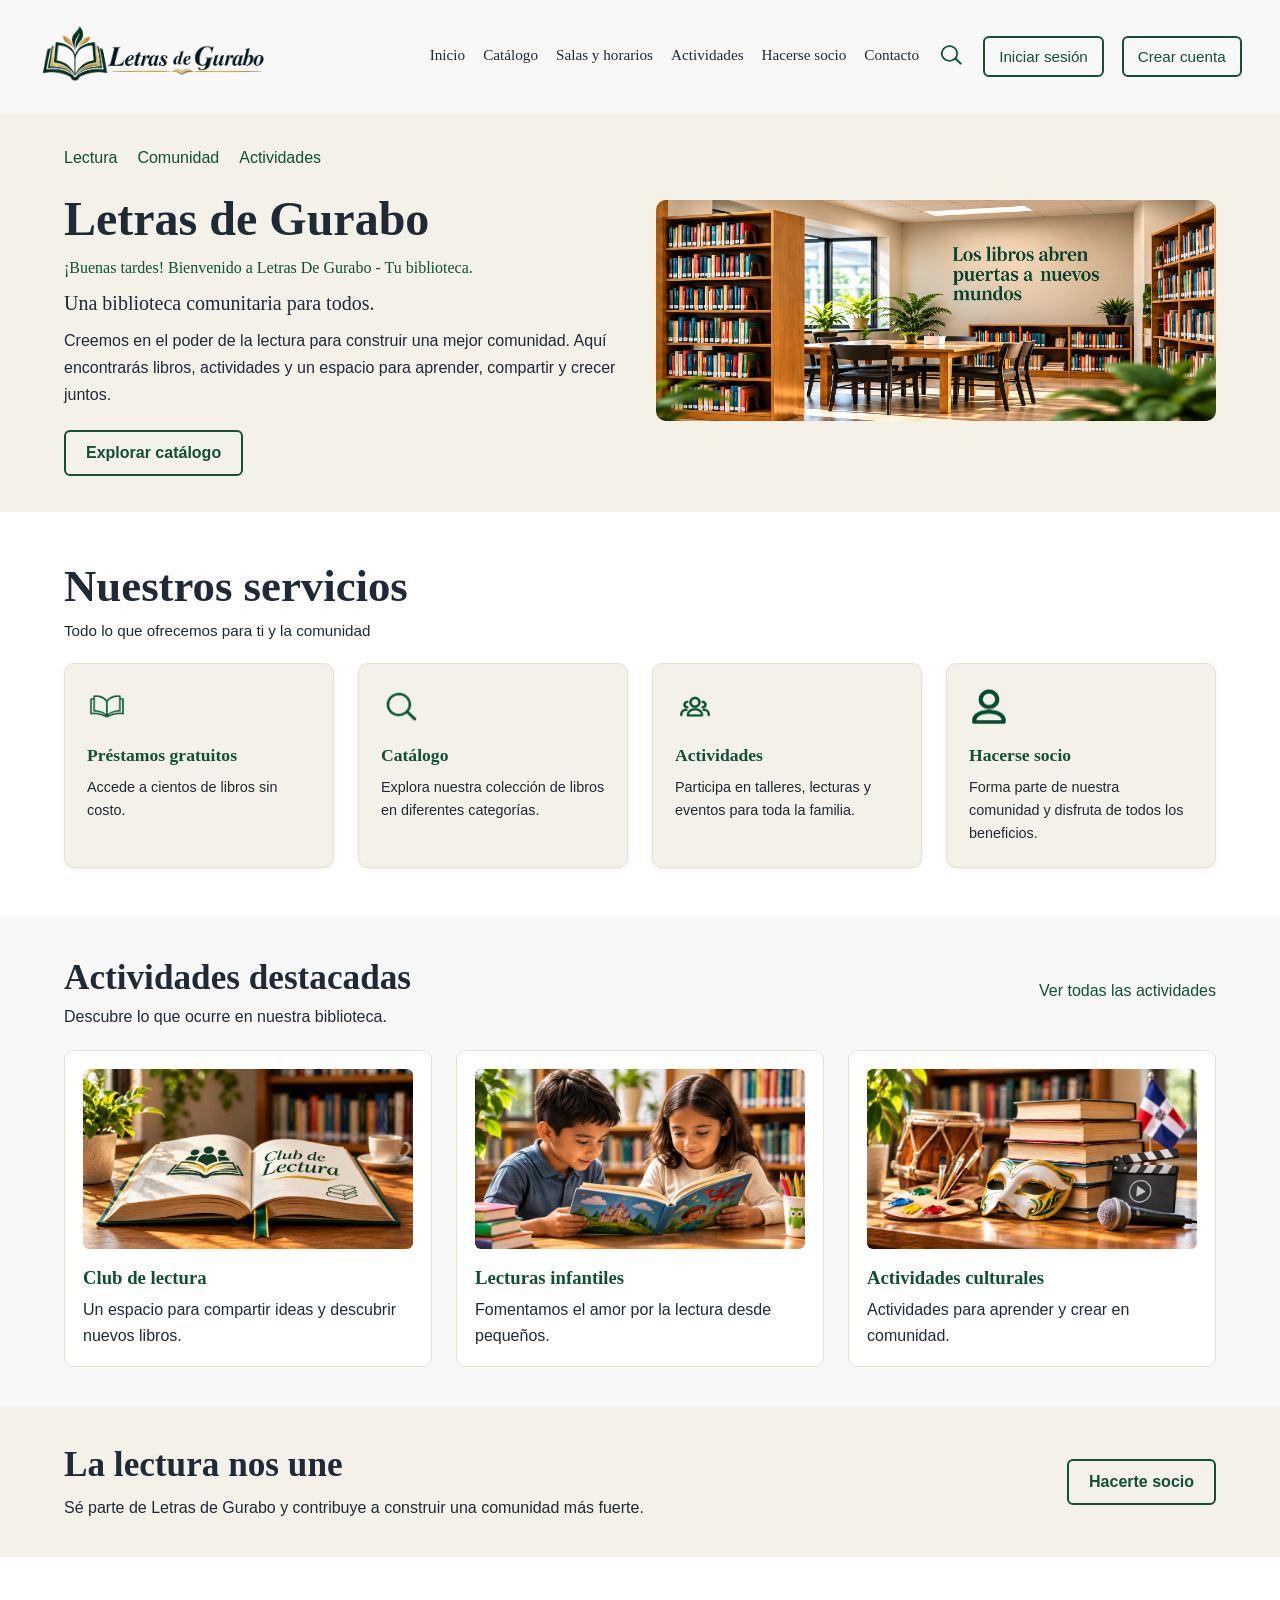
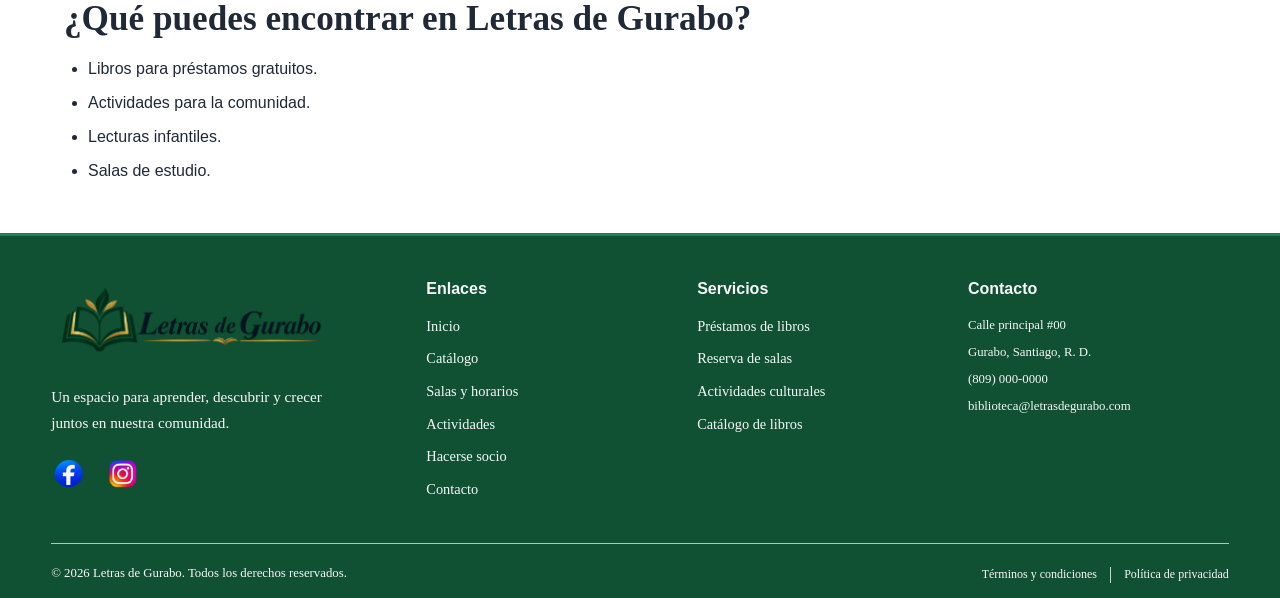
<file: paginas/index.html>
<!doctype html>
<html lang="es">
<head>
    <meta charset="UTF-8">
    <meta name="viewport" content="width=device-width, initial-scale=1.0">

    <title>Letras de Gurabo | Biblioteca comunitaria</title>

    <link rel="stylesheet" href="../assets/css/inicio.css">
</head>

<body>
    <!-- Encabezado principal -->
    <header class="encabezado-principal">
        <a href="./index.html" class="logo-principal">
            <img
                src="../assets/img/Letras de Gurabo_ Biblioteca Comunitaria.png"
                alt="Logo de Letras de Gurabo"
            >
        </a>

        <nav class="navegacion-principal">
            <ul>
                <li><a href="./index.html">Inicio</a></li>
                <li><a href="./catalogo/catalogo.html">Catálogo</a></li>
                <li><a href="./salas_horarios/salas_horarios.html">Salas y horarios</a></li>
                <li><a href="./actividades/actividades.html">Actividades</a></li>
                <li><a href="./hacerse_socio/hacerse_socio.html">Hacerse socio</a></li>
                <li><a href="./contacto/contacto.html">Contacto</a></li>
                <li>
                    <a href="#" class="enlace-busqueda" >
                        <img
                            class="busqueda"
                            src="../assets/img/Ícono de lupa verde sobre transparente.png"
                            alt=""
                        >
                    </a>
                </li>
                <li><a class="inicio-sesion" href="#">Iniciar sesión</a></li>
                <li><a class="crear-cuenta" href="#">Crear cuenta</a></li>
            </ul>
        </nav>
    </header>

    <main>
        <!-- Presentación principal -->
        <section class="seccion-principal">
            <div class="presentacion">
                <ul class="enlaces-presentacion">
                    <li><a href="#">Lectura</a></li>
                    <li><a href="#">Comunidad</a></li>
                    <li><a href="#actividades">Actividades</a></li>
                </ul>

                <h1 class="titulo-principal">Letras de Gurabo</h1>
                <p id="saludo"></p>
                <p class="subtitulo-principal">
                    Una biblioteca comunitaria para todos.
                </p>

                <p class="descripcion-principal">
                    Creemos en el poder de la lectura para construir una mejor
                    comunidad. Aquí encontrarás libros, actividades y un espacio
                    para aprender, compartir y crecer juntos.
                </p>

                <a href="./paginas/catalogo/catalogo.html" class="button">
                    Explorar catálogo
                </a>
            </div>

            <div class="imagen-principal">
                <img
                    src="../assets/img/Biblioteca moderna con mundos nuevos.png"
                    alt="Interior de una biblioteca moderna"
                >
            </div>
        </section>

        <!-- Servicios -->
        <section class="servicios">
            <header class="encabezado-servicios">
                <h2 class="titulo-servicio">Nuestros servicios</h2>
                <p>Todo lo que ofrecemos para ti y la comunidad</p>
            </header>

            <div class="organizar-servicios">
                <article class="tarjeta-servicio">
                    <img src="../assets/img/Ícono de libro abierto verde.png" alt="">
                    <h3>Préstamos gratuitos</h3>
                    <p>Accede a cientos de libros sin costo.</p>
                </article>

                <article class="tarjeta-servicio">
                    <img src="../assets/img/Ícono de lupa verde sobre transparente.png" alt="">
                    <h3>Catálogo</h3>
                    <p>Explora nuestra colección de libros en diferentes categorías.</p>
                </article>

                <article class="tarjeta-servicio">
                    <img src="../assets/img/Ícono minimalista de grupo de personas.png" alt="">
                    <h3>Actividades</h3>
                    <p>Participa en talleres, lecturas y eventos para toda la familia.</p>
                </article>

                <article class="tarjeta-servicio">
                    <img src="../assets/img/Ícono de perfil en verde oscuro.png" alt="">
                    <h3>Hacerse socio</h3>
                    <p>Forma parte de nuestra comunidad y disfruta de todos los beneficios.</p>
                </article>
            </div>
        </section>

        <!-- Actividades destacadas -->
        <section class="actividades" id="actividades">
            <header class="encabezado-actividades">
                <div>
                    <h2>Actividades destacadas</h2>
                    <p>Descubre lo que ocurre en nuestra biblioteca.</p>
                </div>
                <a href="./paginas/actividades/actividades.html">
                    Ver todas las actividades
                </a>
            </header>

            <div class="lista-actividades">
                <article class="tarjeta-actividad">
                    <img src="../assets/img/Club de Lectura Acogedor.png" alt="">
                    <h3>Club de lectura</h3>
                    <p>Un espacio para compartir ideas y descubrir nuevos libros.</p>
                </article>

                <article class="tarjeta-actividad">
                    <img src="../assets/img/Lecturas infantiles en la biblioteca.png" alt="">
                    <h3>Lecturas infantiles</h3>
                    <p>Fomentamos el amor por la lectura desde pequeños.</p>
                </article>

                <article class="tarjeta-actividad">
                    <img src="../assets/img/Actividades culturales dominicanas.png" alt="">
                    <h3>Actividades culturales</h3>
                    <p>Actividades para aprender y crear en comunidad.</p>
                </article>
            </div>
        </section>

        <!-- Invitación a participar -->
        <section class="invitacion-socio">
            <div>
                <h2>La lectura nos une</h2>
                <p>
                    Sé parte de Letras de Gurabo y contribuye a construir
                    una comunidad más fuerte.
                </p>
            </div>
            <a href="./paginas/hacerse_socio/hacerse_socio.html" class="button">
                Hacerte socio
            </a>
        </section>

        <!-- Información adicional -->
        <aside class="informacion-adicional">
            <h2>¿Qué puedes encontrar en Letras de Gurabo?</h2>

            <ul>
                <li>Libros para préstamos gratuitos.</li>
                <li>Actividades para la comunidad.</li>
                <li>Lecturas infantiles.</li>
                <li>Salas de estudio.</li>
            </ul>
        </aside>
    </main>

    <!-- Footer -->
    <footer class="footer">
        <div class="footer-contenido">
            <div class="footer-identidad">
                <a href="./index.html" class="footer-logo">
                    <img
                        src="../assets/img/Letras de Gurabo_ Biblioteca Comunitaria.png"
                        alt="Letras de Gurabo"
                    >
                </a>

                <p class="footer-descripcion">
                    Un espacio para aprender, descubrir y crecer juntos
                    en nuestra comunidad.
                </p>

                <div class="iconos-redes-sociales">
                    <a href="#">
                        <img src="../assets/img/Ícono de Facebook con Degradado Azul.png" alt="">
                    </a>
                    <a href="#">
                        <img src="../assets/img/Ícono de Instagram en degradado vibrante.png" alt="">
                    </a>
                </div>
            </div>

            <nav class="footer-columna">
                <h3>Enlaces</h3>
                <ul>
                    <li><a href="./index.html">Inicio</a></li>
                    <li><a href="./paginas/catalogo/catalogo.html">Catálogo</a></li>
                    <li><a href="./paginas/salas_horarios/salas_horarios.html">Salas y horarios</a></li>
                    <li><a href="./paginas/actividades/actividades.html">Actividades</a></li>
                    <li><a href="./paginas/hacerse_socio/hacerse_socio.html">Hacerse socio</a></li>
                    <li><a href="./paginas/contacto/contacto.html">Contacto</a></li>
                </ul>
            </nav>

            <div class="footer-columna">
                <h3>Servicios</h3>
                <ul>
                    <li><a href="./paginas/catalogo/catalogo.html">Préstamos de libros</a></li>
                    <li><a href="./paginas/salas_horarios/salas_horarios.html">Reserva de salas</a></li>
                    <li><a href="./paginas/actividades/actividades.html">Actividades culturales</a></li>
                    <li><a href="./paginas/catalogo/catalogo.html">Catálogo de libros</a></li>
                </ul>
            </div>

            <div class="footer-columna footer-contacto">
                <h3>Contacto</h3>
                <address>
                    <p>Calle principal #00</p>
                    <p>Gurabo, Santiago, R. D.</p>
                    <a href="tel:+18090000000">(809) 000-0000</a>
                    <a href="mailto:biblioteca@letrasdegurabo.com">
                        biblioteca@letrasdegurabo.com
                    </a>
                </address>
            </div>
        </div>

        <div class="footer-inferior">
            <p>© 2026 Letras de Gurabo. Todos los derechos reservados.</p>
            <div class="footer-legal">
                <a href="#">Términos y condiciones</a>
                <span>|</span>
                <a href="#">Política de privacidad</a>
            </div>
        </div>
    </footer>

    <noscript>
        <p class="aviso-noscript">
            JavaScript está desactivado. El saludo personalizado y algunas
            funciones interactivas podrían no funcionar. Puedes seguir
            consultando el contenido disponible de Letras de Gurabo.
            Activa JavaScript para disfrutar de todas las funcionalidades.
        </p>
    </noscript>

    <script src="../assets/js/main.js"></script>
</body>
</html>
</file>
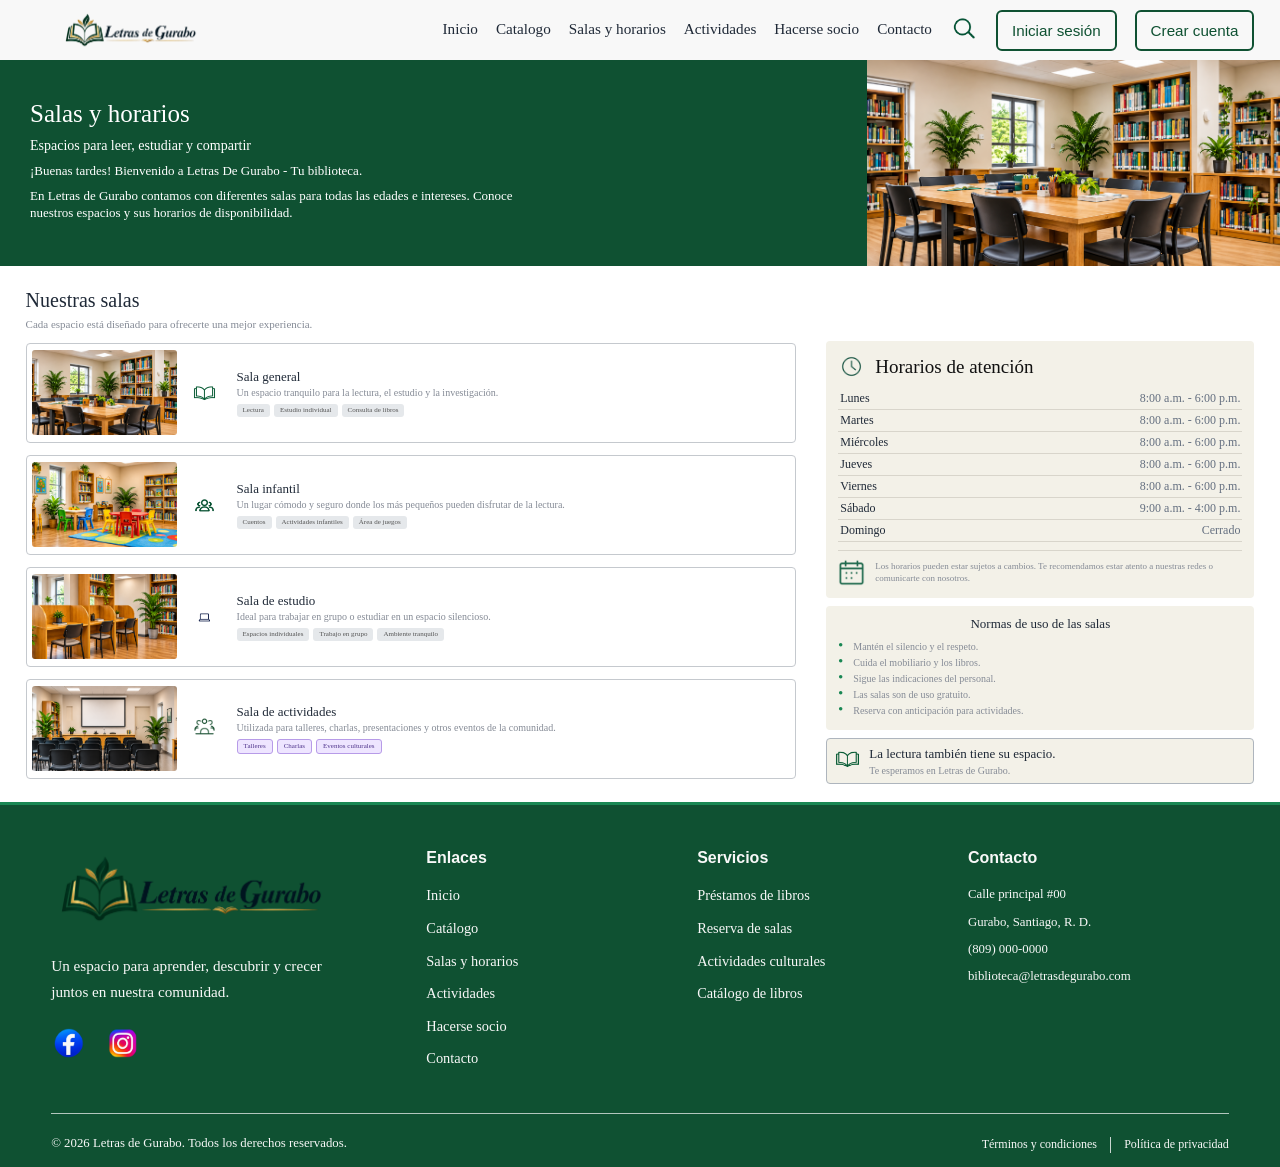
<file: paginas/salas_horarios/salas_horarios.html>
<!doctype html>
<html lang="es">
  <head>
    <meta charset="UTF-8" />
    <meta name="viewport" content="width=device-width, initial-scale=1.0" />

    <title>Salas y Horarios | Letras de Gurabo</title>

    <link rel="stylesheet" href="../../assets/css/salas_horarios.css" />
  </head>

  <body>
    <!-- ENCABEZADO -->
    <header class="encabezado-principal">
      <a href="../index.html" class="logo-principal">
        <img
          src="../../assets/img/Letras de Gurabo_ Biblioteca Comunitaria.png"
          alt="Logo de Letras de Gurabo"
        />
      </a>

      <nav class="navegacion-principal" aria-label="Navegación principal">
        <ul>
          <li><a href="../index.html">Inicio</a></li>
          <li><a href="../catalogo/catalogo.html">Catalogo</a></li>

          <li>
            <a href="../salas_horarios/salas_horarios.html" class="activo">
              Salas y horarios
            </a>
          </li>

          <li><a href="../actividades/actividades.html">Actividades</a></li>
          <li>
            <a href="../hacerse_socio/hacerse_socio.html">Hacerse socio</a>
          </li>
          <li><a href="../contacto/contacto.html">Contacto</a></li>

          <li>
            <a href="#" class="enlace-busqueda">
              <img
                class="busqueda"
                src="../../assets/img/Ícono de lupa verde sobre transparente.png"
                alt=""
              />
            </a>
          </li>

          <li>
            <a class="inicio-sesion" href="#"> Iniciar sesión </a>
          </li>

          <li>
            <a class="crear-cuenta" href="#"> Crear cuenta </a>
          </li>
        </ul>
      </nav>
    </header>

    <!-- CONTENIDO PRINCIPAL -->
    <main class="main">
      <!-- BANNER DE PRESENTACIÓN -->
      <section class="seccion-principal">
        <div class="contenido-principal">
          <h1>Salas y horarios</h1>

          <p class="subtitulo-principal">
            Espacios para leer, estudiar y compartir
          </p>

          <p id="saludo"></p>

          <p>
            En Letras de Gurabo contamos con diferentes salas para todas las
            edades e intereses. Conoce nuestros espacios y sus horarios de
            disponibilidad.
          </p>
        </div>

        <div class="imagen-principal">
          <img
            src="../../assets/img/Biblioteca moderna con mesa de estudio.png" alt="Interior de la biblioteca">
        </div>
      </section>

      <!-- CONTENIDO: SALAS Y HORARIOS -->
      <div class="contenido-layout">
        <!-- SECCIÓN DE SALAS -->
        <section class="seccion-salas">
          <div class="encabezado-salas">
            <h2>Nuestras salas</h2>

            <p class="descripcion-sala">
              Cada espacio está diseñado para ofrecerte una mejor experiencia.
            </p>
          </div>

          <!-- CONTENEDOR DE TARJETAS -->
          <div class="contenedor-salas">
            <!-- SALA GENERAL -->
            <article class="tarjeta-sala">
              <img class="imagen-sala" src="../../assets/img/Biblioteca moderna con mesa de estudio.png" alt="Sala general de la biblioteca">

              <div class="enlace-sala">
                <img src="../../assets/img/Ícono de libro abierto verde.png" alt="">
              </div>

              <div class="contenido-sala">
                <h3>Sala general</h3>

                <p>
                  Un espacio tranquilo para la lectura, el estudio y la
                  investigación.
                </p>

                <ul class="etiquetas-sala">
                  <li>Lectura</li>
                  <li>Estudio individual</li>
                  <li>Consulta de libros</li>
                </ul>
              </div>
            </article>

            <!-- SALA INFANTIL -->
            <article class="tarjeta-sala">
              <img class="imagen-sala" src="../../assets/img/Biblioteca infantil llena de colores.png" alt="Sala infantil">

              <div class="enlace-sala">
                <img src="../../assets/img/Ícono minimalista de grupo de personas.png" alt="">
              </div>

              <div class="contenido-sala">
                <h3>Sala infantil</h3>

                <p>
                  Un lugar cómodo y seguro donde los más pequeños pueden
                  disfrutar de la lectura.
                </p>

                <ul class="etiquetas-sala">
                  <li>Cuentos</li>
                  <li>Actividades infantiles</li>
                  <li>Área de juegos</li>
                </ul>
              </div>
            </article>

            <!-- SALA DE ESTUDIO -->
            <article class="tarjeta-sala">
              <img class="imagen-sala" src="../../assets/img/Biblioteca moderna entre madera y plantas.png" alt="Sala de estudio">

              <div class="enlace-sala">
                <img src="../../assets/img/Ícono minimalista de laptop azul marino.png" alt="">
              </div>

              <div class="contenido-sala">
                <h3>Sala de estudio</h3>

                <p>
                  Ideal para trabajar en grupo o estudiar en un espacio
                  silencioso.
                </p>

                <ul class="etiquetas-sala">
                  <li>Espacios individuales</li>
                  <li>Trabajo en grupo</li>
                  <li>Ambiente tranquilo</li>
                </ul>
              </div>
            </article>

            <!-- SALA DE ACTIVIDADES -->
            <article class="tarjeta-sala">
              <img class="imagen-sala" src="../../assets/img/Sala de Lectura y Presentaciones.png" alt="Sala de actividade">

              <div class="enlace-sala">
                <img src="../../assets/img/icono_grupo_verde_hd_transparente.png" alt="">
              </div>

              <div class="contenido-sala">
                <h3>Sala de actividades</h3>

                <p>
                  Utilizada para talleres, charlas, presentaciones y otros
                  eventos de la comunidad.
                </p>

                <ul class="etiquetas-sala etiquetas-eventos">
                  <li>Talleres</li>
                  <li>Charlas</li>
                  <li>Eventos culturales</li>
                </ul>
              </div>
            </article>
          </div>
        </section>

        <!-- PANEL LATERAL -->
        <aside class="informacion-horarios">
          <!-- HORARIOS DE ATENCIÓN -->
          <article class="tarjeta-horarios">
            <h2>
              <img class="icono-reloj" src="../../assets/img/icono_reloj_hd_transparente.png">

              Horarios de atención
            </h2>

            <table class="tabla-horarios">
              <tbody>
                <tr>
                  <td>Lunes</td>
                  <td>8:00 a.m. - 6:00 p.m.</td>
                </tr>

                <tr>
                  <td>Martes</td>
                  <td>8:00 a.m. - 6:00 p.m.</td>
                </tr>

                <tr>
                  <td>Miércoles</td>
                  <td>8:00 a.m. - 6:00 p.m.</td>
                </tr>

                <tr>
                  <td>Jueves</td>
                  <td>8:00 a.m. - 6:00 p.m.</td>
                </tr>

                <tr>
                  <td>Viernes</td>
                  <td>8:00 a.m. - 6:00 p.m.</td>
                </tr>

                <tr>
                  <td>Sábado</td>
                  <td>9:00 a.m. - 4:00 p.m.</td>
                </tr>

                <tr>
                  <td>Domingo</td>
                  <td class="cerrado">Cerrado</td>
                </tr>
              </tbody>
            </table>

            <!-- NOTA DE HORARIOS -->
            <div class="nota-horarios">
              <img src="../../assets/img/icono_calendario_hd_transparente.png" class="icono-calendario">

              <p>
                Los horarios pueden estar sujetos a cambios. Te recomendamos
                estar atento a nuestras redes o comunicarte con nosotros.
              </p>
            </div>
          </article>

          <!-- NORMAS DE USO -->
          <article class="tarjeta-normas">
            <h3>
              Normas de uso de las salas
            </h3>

            <ul>
              <li>Mantén el silencio y el respeto.</li>
              <li>Cuida el mobiliario y los libros.</li>
              <li>Sigue las indicaciones del personal.</li>
              <li>Las salas son de uso gratuito.</li>
              <li>Reserva con anticipación para actividades.</li>
            </ul>
          </article>

          <!-- MENSAJE INFORMATIVO -->
          <article class="tarjeta-informacion">
            <div class="icono-libro">
              <img src="../../assets/img/Ícono de libro abierto verde.png" class="libro-abierto" alt="">
            </div>

            <div>
              <h3>La lectura también tiene su espacio.</h3>
              <p>Te esperamos en Letras de Gurabo.</p>
            </div>
          </article>
        </aside>
      </div>
    </main>

    <!-- FOOTER -->
    <footer class="footer">
      <div class="footer-contenido">
        <div class="footer-identidad">
          <a href="./index.html" class="footer-logo">
            <img
              src="../../assets/img/Letras de Gurabo_ Biblioteca Comunitaria.png"
              alt="Letras de Gurabo"
            />
          </a>

          <p class="footer-descripcion">
            Un espacio para aprender, descubrir y crecer juntos en nuestra
            comunidad.
          </p>

          <div class="iconos-redes-sociales">
            <a href="#">
              <img
                src="../../assets/img/Ícono de Facebook con Degradado Azul.png"
                alt=""
              />
            </a>
            <a href="#">
              <img
                src="../../assets/img/Ícono de Instagram en degradado vibrante.png"
                alt=""
              />
            </a>
          </div>
        </div>

        <nav class="footer-columna">
          <h3>Enlaces</h3>
          <ul>
            <li><a href="./index.html">Inicio</a></li>
            <li><a href="./paginas/catalogo/catalogo.html">Catálogo</a></li>
            <li>
              <a href="./paginas/salas_horarios/salas_horarios.html"
                >Salas y horarios</a
              >
            </li>
            <li>
              <a href="./paginas/actividades/actividades.html">Actividades</a>
            </li>
            <li>
              <a href="./paginas/hacerse_socio/hacerse_socio.html"
                >Hacerse socio</a
              >
            </li>
            <li><a href="./paginas/contacto/contacto.html">Contacto</a></li>
          </ul>
        </nav>

        <div class="footer-columna">
          <h3>Servicios</h3>
          <ul>
            <li>
              <a href="./paginas/catalogo/catalogo.html">Préstamos de libros</a>
            </li>
            <li>
              <a href="./paginas/salas_horarios/salas_horarios.html"
                >Reserva de salas</a
              >
            </li>
            <li>
              <a href="./paginas/actividades/actividades.html"
                >Actividades culturales</a
              >
            </li>
            <li>
              <a href="./paginas/catalogo/catalogo.html">Catálogo de libros</a>
            </li>
          </ul>
        </div>

        <div class="footer-columna footer-contacto">
          <h3>Contacto</h3>
          <address>
            <p>Calle principal #00</p>
            <p>Gurabo, Santiago, R. D.</p>
            <a href="tel:+18090000000">(809) 000-0000</a>
            <a href="mailto:biblioteca@letrasdegurabo.com">
              biblioteca@letrasdegurabo.com
            </a>
          </address>
        </div>
      </div>

      <div class="footer-inferior">
        <p>© 2026 Letras de Gurabo. Todos los derechos reservados.</p>
        <div class="footer-legal">
          <a href="#">Términos y condiciones</a>
          <span>|</span>
          <a href="#">Política de privacidad</a>
        </div>
      </div>
    </footer>

    <!-- AVISO SIN JAVASCRIPT -->
    <noscript>
      <p class="aviso-noscript">
        JavaScript está desactivado. El saludo personalizado y algunas funciones
        interactivas podrían no funcionar.
      </p>
    </noscript>

    <!-- JAVASCRIPT -->
    <script src="../../assets/js/main.js"></script>
  </body>
</html>
</file>
<file: assets/css/inicio.css>
/* ========================================
   LETRAS DE GURABO — ESTILOS GENERALES
======================================== */

:root {
    --verde-oscuro: #0f5132;
    --verde-claro: #198754;
    --blanco: #f8f8f8;
    --azul-oscuro: #1f2937;
    --color-crema: #f3f1e8;
    --borde: #e5e0d2;
}

* {
    box-sizing: border-box;
}



body {
    margin: 0;
    width: 100%;
    min-width: 320px;
    font-family: "Inter", sans-serif;
    color: var(--azul-oscuro);
    overflow-wrap: break-word;
}


.encabezado-principal {
    width: 100%;
    min-width: 0;
    display: flex;
    justify-content: space-between;
    align-items: center;
    gap: 24px;
    padding: 16px 3%;
    background-color: var(--blanco);
}

.logo-principal {
    flex: 0 1 230px;
    min-width: 0;
}

.logo-principal img {
    width: 230px;
    max-width: 100%;
    object-fit: contain;
}

.navegacion-principal {
    min-width: 0;
}

.navegacion-principal ul {
    display: flex;
    justify-content: flex-end;
    align-items: center;
    flex-wrap: wrap;
    gap: 12px 18px;
    list-style: none;
    padding: 0;
    margin: 0;
}

.navegacion-principal a {
    display: inline-block;
    color: var(--azul-oscuro);
    font-family: Georgia, serif;
    font-size: 0.95rem;
    text-decoration: none;
    border-bottom: 2px solid transparent;
    transition: color 0.3s ease, border-color 0.3s ease;
}

.navegacion-principal a:not(.inicio-sesion):not(.crear-cuenta):not(.enlace-busqueda):hover {
    color: var(--verde-oscuro);
    border-bottom-color: var(--verde-oscuro);
}

.navegacion-principal .busqueda {
    width: 28px;
    height: 28px;
    object-fit: contain;
}

.navegacion-principal .enlace-busqueda {
    border-bottom: 0;
}

.navegacion-principal .inicio-sesion,
.navegacion-principal .crear-cuenta {
    padding: 10px 14px;
    border: 2px solid var(--verde-oscuro);
    border-radius: 6px;
    color: var(--verde-oscuro);
    font-family: "Inter", sans-serif;
    transition: color 0.3s ease,
                background-color 0.3s ease,
                transform 0.3s ease;
}

.navegacion-principal .inicio-sesion:hover,
.navegacion-principal .crear-cuenta:hover {
    color: white;
    background-color: var(--verde-oscuro);
    transform: translateY(-2px);
}


.seccion-principal {
    display: grid;
    grid-template-columns: minmax(0, 1fr) minmax(0, 1fr);
    align-items: center;
    gap: 32px;
    width: 100%;
    padding: 36px 5%;
    background-color: var(--color-crema);
}

.presentacion {
    min-width: 0;
}

.enlaces-presentacion {
    display: flex;
    flex-wrap: wrap;
    gap: 12px 20px;
    list-style: none;
    padding: 0;
    margin: 0 0 24px;
}

.enlaces-presentacion a {
    color: var(--verde-oscuro);
    text-decoration: none;
    border-bottom: 2px solid transparent;
    transition: border-color 0.3s ease;
}

.enlaces-presentacion a:hover {
    border-bottom-color: var(--verde-oscuro);
}

.titulo-principal {
    margin: 0 0 10px;
    padding: 0;
    color: var(--azul-oscuro);
    font-family: "Inria Serif", Georgia, serif;
    font-size: clamp(2rem, 4vw, 3rem);
    font-weight: 700;
    line-height: 1.15;
}

#saludo {
    margin: 0 0 12px;
    padding: 0;
    color: var(--verde-oscuro);
    font-family: Georgia, serif;
    font-size: 1rem;
    line-height: 1.5;
}

.subtitulo-principal {
    margin: 0 0 12px;
    font-family: "Inria Serif", Georgia, serif;
    font-size: 1.25rem;
}

.descripcion-principal {
    max-width: 560px;
    margin: 0 0 22px;
    line-height: 1.7;
}

.button {
    display: inline-block;
    max-width: 100%;
    padding: 12px 20px;
    border: 2px solid var(--verde-oscuro);
    border-radius: 6px;
    color: var(--verde-oscuro);
    text-align: center;
    text-decoration: none;
    font-family: "Inter", sans-serif;
    font-size: 1rem;
    font-weight: 600;
    transition: color 0.3s ease,
                background-color 0.3s ease,
                transform 0.3s ease;
}

.button:hover {
    color: white;
    background-color: var(--verde-oscuro);
    transform: translateY(-3px);
}

.imagen-principal {
    min-width: 0;
}

.imagen-principal img {
    width: 100%;
    max-height: 500px;
    object-fit: contain;
    border-radius: 10px;
}



.servicios {
    width: 100%;
    padding: 48px 5%;
}

.encabezado-servicios {
    margin: 0 0 24px;
}

.titulo-servicio {
    margin: 0 0 8px;
    color: var(--azul-oscuro);
    font-family: "Inria Serif", Georgia, serif;
    font-size: clamp(2rem, 3.5vw, 3rem);
    font-weight: 700;
    line-height: 1.2;
}

.encabezado-servicios p {
    margin: 0;
    color: var(--azul-oscuro);
    font-size: 0.95rem;
}

.organizar-servicios {
    display: grid;
    grid-template-columns: repeat(4, minmax(0, 1fr));
    gap: 24px;
    width: 100%;
}

.tarjeta-servicio {
    min-width: 0;
    padding: 22px;
    background-color: var(--color-crema);
    border: 1px solid var(--borde);
    border-radius: 10px;
    box-shadow: 0 2px 6px rgb(15 23 42 / 5%);
    transition: transform 0.3s ease,
                box-shadow 0.3s ease,
                border-color 0.3s ease;
}

.tarjeta-servicio:hover {
    transform: translateY(-4px);
    box-shadow: 0 8px 18px rgb(15 81 50 / 12%);
    border-color: var(--verde-claro);
}

.tarjeta-servicio img {
    width: 40px;
    height: 40px;
    margin-bottom: 14px;
    object-fit: contain;
}

.tarjeta-servicio h3 {
    margin: 0 0 8px;
    color: var(--verde-oscuro);
    font-family: "Inria Serif", Georgia, serif;
    font-size: 1.1rem;
    line-height: 1.35;
}

.tarjeta-servicio p {
    margin: 0;
    color: var(--azul-oscuro);
    font-size: 0.9rem;
    line-height: 1.6;
}



.actividades {
    width: 100%;
    padding: 40px 5%;
    background-color: var(--blanco);
}

.encabezado-actividades {
    display: flex;
    justify-content: space-between;
    align-items: center;
    flex-wrap: wrap;
    gap: 16px;
    margin-bottom: 24px;
}

.encabezado-actividades h2,
.invitacion-socio h2,
.informacion-adicional h2 {
    margin: 0 0 8px;
    font-family: "Inria Serif", Georgia, serif;
    font-size: clamp(1.6rem, 3vw, 2.2rem);
    line-height: 1.25;
}

.encabezado-actividades p {
    margin: 0;
}

.encabezado-actividades > a {
    color: var(--verde-oscuro);
    text-decoration: none;
    border-bottom: 1px solid transparent;
    transition: border-color 0.3s ease;
}

.encabezado-actividades > a:hover {
    border-bottom-color: var(--verde-oscuro);
}

.lista-actividades {
    display: grid;
    grid-template-columns: repeat(3, minmax(0, 1fr));
    gap: 24px;
}

.tarjeta-actividad {
    min-width: 0;
    padding: 18px;
    border: 1px solid var(--borde);
    border-radius: 10px;
    background-color: white;
    transition: transform 0.3s ease,
                box-shadow 0.3s ease;
}

.tarjeta-actividad:hover {
    transform: translateY(-3px);
    box-shadow: 0 6px 16px rgb(15 23 42 / 8%);
}

.tarjeta-actividad img {
    width: 100%;
    height: 180px;
    margin-bottom: 14px;
    border-radius: 6px;
    object-fit: cover;
}

.tarjeta-actividad h3 {
    margin: 0 0 8px;
    color: var(--verde-oscuro);
    font-family: "Inria Serif", Georgia, serif;
}

.tarjeta-actividad p {
    margin: 0;
    line-height: 1.6;
}



.invitacion-socio {
    display: flex;
    justify-content: space-between;
    align-items: center;
    flex-wrap: wrap;
    gap: 24px;
    width: 100%;
    padding: 36px 5%;
    background-color: var(--color-crema);
}

.invitacion-socio > div {
    flex: 1 1 260px;
    min-width: 0;
}

.invitacion-socio p {
    margin: 0;
    max-width: 650px;
    line-height: 1.6;
}



.informacion-adicional {
    padding: 40px 5%;
}

.informacion-adicional ul {
    padding-left: 24px;
    margin: 16px 0 0;
}

.informacion-adicional li {
    margin-bottom: 10px;
    line-height: 1.5;
}



.footer {
    width: 100%;
    padding: 40px 4% 14px;
    background-color: var(--verde-oscuro);
    color: var(--blanco);
    border-top: 3px solid var(--verde-claro);
    font-family: "Inria Serif", Georgia, serif;
}

.footer-contenido {
    display: grid;
    grid-template-columns: 1.3fr 0.9fr 0.9fr 1fr;
    gap: 36px;
    padding-bottom: 32px;
    max-width: 1400px;
    margin: 0 auto;
}

.footer-identidad,
.footer-columna {
    min-width: 0;
}

.footer-logo {
    display: flex;
    align-items: center;
    gap: 14px;
    color: var(--blanco);
    text-decoration: none;
}

.footer-logo img {
    width: 280px;
    height: 90px;
    object-fit: contain;
}



.footer-descripcion {
    max-width: 300px;
    margin: 18px 0 20px;
    color: var(--blanco);
    font-size: 0.95rem;
    line-height: 1.7;
}

.iconos-redes-sociales {
    display: flex;
    align-items: center;
    gap: 18px;
}

.iconos-redes-sociales a {
    display: inline-flex;
    align-items: center;
    justify-content: center;
    transition: transform 0.3s ease;
    width: 36px;
    height: 36px;
    border-radius: 50%;
}

.iconos-redes-sociales a:hover {
    transform: translateY(-4px);
}

.iconos-redes-sociales img {
    width: 30px;
    height: 30px;
    object-fit: contain;
}

.footer-columna h3 {
    margin: 4px 0 18px;
    color: var(--blanco);
    font-family: "Inter", sans-serif;
    font-size: 1rem;
    font-weight: 700;
}

.footer-columna ul {
    list-style: none;
    margin: 0;
    padding: 0;
}

.footer-columna li {
    margin-bottom: 11px;
}

.footer-columna a,
.footer-legal a {
    color: var(--blanco);
    font-size: 0.9rem;
    line-height: 1.5;
    text-decoration: none;
    overflow-wrap: anywhere;
    transition: color 0.3s ease;
}

.footer-columna a:hover,
.footer-legal a:hover {
    color: #d7e8d9;
    text-decoration: underline;
}

.footer-contacto address {
    display: flex;
    flex-direction: column;
    align-items: flex-start;
    gap: 8px;
    font-style: normal;
}

.footer-contacto address p {
    margin: 0;
    padding: 0;
    color: var(--blanco);
    font-size: 0.8rem;
    line-height: 1.5;
}

.footer-contacto address a {
    color: var(--blanco);
    font-size: 0.8rem;
    overflow-wrap: anywhere;
    text-decoration: none;
}

.footer-contacto address a:hover {
    text-decoration: underline;
}

.footer-inferior {
    max-width: 1400px;
    margin: 0 auto;
    display: flex;
    justify-content: space-between;
    align-items: center;
    flex-wrap: wrap;
    gap: 12px 24px;
    border-top: 1px solid rgb(248 248 248 / 70%);
    padding-top: 20px;
}

.footer-inferior > p {
    margin: 0;
    padding: 0;
    color: var(--blanco);
    font-size: 0.8rem;
    line-height: 1.5;
}

.footer-legal {
    display: flex;
    align-items: center;
    flex-wrap: wrap;
    gap: 12px;
}

.footer-legal a {
    font-size: 0.75rem;
}

.footer-legal span {
    color: var(--blanco);
}

/* ========================================
   NOSCRIPT
======================================== */

.aviso-noscript {
    margin: 0;
    padding: 16px;
    background-color: var(--color-crema);
    color: var(--azul-oscuro);
    line-height: 1.6;
}
</file>
<file: assets/css/salas_horarios.css>
/* =========================================
   LETRAS DE GURABO
   SALAS Y HORARIOS
========================================= */


:root {
    --verde-oscuro: #0f5132;
    --verde-claro: #198754;
    --blanco: #f8f8f8;
    --azul-oscuro: #1f2937;
    --gris: #858b96;
    --color-crema: #f3f1e8;
    --borde: #c5c9ce;
}

* {
    box-sizing: border-box;
}

body {
    width: 100%;
    min-width: 320px;
    margin: 0;
    font-family: Georgia, "Times New Roman", serif;
    color: var(--azul-oscuro);
    background-color: white;
}

img {
    max-width: 100%;
}

a {
    color: inherit;
}


/* =========================================
   2. ENCABEZADO PRINCIPAL
========================================= */

.encabezado-principal {
    width: 100%;
    min-height: 60px;

    display: flex;
    justify-content: space-between;
    align-items: center;

    gap: 20px;
    padding: 6px 2%;

    background-color: var(--blanco);
}


/* LOGOTIPO */

.logo-principal {
    flex: 0 1 210px;
    min-width: 0;
    display: flex;
    align-items: center;
}

.logo-principal img {
    display: block;
    width: 210px;
    max-width: 100%;
    height: 45px;
    object-fit: contain;
}


/* NAVEGACIÓN */

.navegacion-principal {
    min-width: 0;
}

.navegacion-principal ul {
    display: flex;
    justify-content: flex-end;
    align-items: center;
    flex-wrap: wrap;
    gap: 12px 18px;
    list-style: none;
    padding: 0;
    margin: 0;
}

.navegacion-principal a {
    display: inline-block;
    color: var(--azul-oscuro);
    font-family: Georgia, serif;
    font-size: 0.95rem;
    text-decoration: none;
    border-bottom: 2px solid transparent;
    transition: color 0.3s ease, border-color 0.3s ease;
}

.navegacion-principal a:not(.inicio-sesion):not(.crear-cuenta):not(.enlace-busqueda):hover {
    color: var(--verde-oscuro);
    border-bottom-color: var(--verde-oscuro);
}

.navegacion-principal .busqueda {
    width: 28px;
    height: 28px;
    object-fit: contain;
}

.navegacion-principal .enlace-busqueda {
    border-bottom: 0;
}

.navegacion-principal .inicio-sesion,
.navegacion-principal .crear-cuenta {
    padding: 10px 14px;
    border: 2px solid var(--verde-oscuro);
    border-radius: 6px;
    color: var(--verde-oscuro);
    font-family: "Inter", sans-serif;
    transition: color 0.3s ease,
                background-color 0.3s ease,
                transform 0.3s ease;
}

.navegacion-principal .inicio-sesion:hover,
.navegacion-principal .crear-cuenta:hover {
    color: white;
    background-color: var(--verde-oscuro);
    transform: translateY(-2px);
}


/* =========================================
   3. BANNER PRINCIPAL
========================================= */

.seccion-principal {
    width: 100%;
    min-height: 115px;

    display: grid;
    grid-template-columns: 2.1fr 1fr;

    background-color: var(--verde-oscuro);
    color: white;
}


/* TEXTO DEL BANNER */

.contenido-principal {
    display: flex;
    flex-direction: column;
    justify-content: center;

    padding: 10px 30px;
}

.contenido-principal h1 {
    margin: 0 0 5px;

    font-size: 25px;
    font-weight: normal;
}

.contenido-principal p {
    max-width: 500px;

    margin: 4px 0;

    font-size: 13px;
    line-height: 1.3;
}

.contenido-principal .subtitulo-principal {
    font-size: 14px;
}


/* SALUDO JAVASCRIPT */

#saludo:empty {
    display: none;
}


/* IMAGEN DEL BANNER */

.imagen-principal {
    position: relative;
    min-width: 0;
    overflow: hidden;
}

.imagen-principal img {
    display: block;

    width: 100%;
    height: 100%;
    min-height: 115px;

    object-fit: cover;
}

.imagen-principal span {
    position: absolute;

    top: 20px;
    right: 150px;

    width: 135px;

    color: var(--verde-oscuro);
    font-size: 2.5rem;
    line-height: 1.3;
    z-index: 1;
}


/* =========================================
   4. DISTRIBUCIÓN DEL CONTENIDO
========================================= */

.main {
    width: 100%;
}

.contenido-layout {
    width: 100%;

    display: grid;

    grid-template-columns: minmax(0, 1.8fr) minmax(0, 1fr);

    gap: 30px;

    padding: 15px 2% 18px;

    align-items: start;
}


/* =========================================
   5. SECCIÓN DE SALAS
========================================= */

.seccion-salas {
    width: 100%;
    min-width: 0;
}


/* ENCABEZADO DE SALAS */

.encabezado-salas {
    width: 100%;
    margin-bottom: 10px;
}

.encabezado-salas h2 {
    margin: 8px 0 5px;

    color: var(--azul-oscuro);

    font-size: 20px;
    font-weight: normal;
}

.descripcion-sala {
    margin: 0;

    color: var(--gris);
    font-size: 11px;
    line-height: 1.4;
}


/* =========================================
   6. CONTENEDOR DE TARJETAS
========================================= */

.contenedor-salas {
    width: 100%;

    display: flex;
    flex-direction: column;

    gap: 12px;
}


/* TARJETA INDIVIDUAL */

.tarjeta-sala {
    width: 100%;
    min-height: 100px;

    display: grid;

    grid-template-columns: 145px 30px minmax(0, 1fr);

    align-items: center;

    column-gap: 15px;

    padding: 3px 5px;

    border: 1px solid var(--borde);
    border-radius: 4px;

    background-color: white;
}


/* =========================================
   7. IMÁGENES DE LAS TARJETAS
========================================= */

.tarjeta-sala .imagen-sala {
    display: block;

    width: 250px;
    height: 85px;

    object-fit: cover;

    border-radius: 3px;
}


/* =========================================
   8. ICONOS DE LAS TARJETAS
========================================= */

.enlace-sala {
    width: 25px;
    height: 25px;

    display: flex;
    justify-content: center;
    align-items: center;

    border-radius: 50%;
}

.enlace-sala svg {
    width: 15px;
    height: 15px;
}







.contenido-sala {
    width: 100%;
}





.contenido-sala h3 {
    margin: 0 0 2px;

    color: var(--azul-oscuro);

    font-size: 13px;
    font-weight: normal;
}


/* DESCRIPCIÓN */

.contenido-sala p {
    margin: 0 0 5px;

    color: var(--gris);

    font-size: 10px;
    line-height: 1.25;
}


/* =========================================
   10. ETIQUETAS DE LAS TARJETAS
========================================= */

.etiquetas-sala {
    display: flex;
    align-items: center;
    flex-wrap: wrap;

    gap: 4px;

    padding: 0;
    margin: 0;

    list-style: none;
}

.etiquetas-sala li {
    padding: 2px 6px;

    border-radius: 3px;

    background-color: #e5e8eb;

    color: #555;

    font-size: 7px;
    line-height: 1.2;

    white-space: nowrap;
}


/* ETIQUETAS DE ACTIVIDADES */

.etiquetas-eventos li {
    color: #51368d;
    background-color: #eee5ff;
    border: 1px solid #b79be8;
}


/* =========================================
   11. PANEL LATERAL DE HORARIOS
========================================= */

.informacion-horarios {
    width: 100%;
    margin-top: 60px;
    min-width: 0;

    display: flex;
    flex-direction: column;

    gap: 8px;
}


/* =========================================
   12. TARJETA DE HORARIOS
========================================= */

.tarjeta-horarios {
    width: 100%;

    padding: 12px;

    border-radius: 4px;

    background-color: var(--color-crema);
}


/* TÍTULO DE HORARIOS */

.tarjeta-horarios h2 {
    display: flex;
    align-items: center;

    gap: 10px;

    margin: 0 0 8px;

    color: #111;

    font-size: 19px;
    font-weight: normal;
}


/* ICONO DEL RELOJ */

.icono-reloj,
.icono-calendario,
.libro-abierto {
    width: 27px;
}


/* =========================================
   13. TABLA DE HORARIOS
========================================= */

.tabla-horarios {
    width: 100%;

    border-collapse: collapse;

    font-size: 12px;
}

.tabla-horarios td {
    padding: 3px 2px;

    border-bottom: 1px solid #d8d5cb;
}

.tabla-horarios td:first-child {
    color: var(--azul-oscuro);
}

.tabla-horarios td:last-child {
    text-align: right;

    color: #657080;

    white-space: nowrap;
}


/* DOMINGO CERRADO */

.tabla-horarios .cerrado {
    color: red;
}


/* =========================================
   14. NOTA DE HORARIOS
========================================= */

.nota-horarios {
    display: flex;
    align-items: center;

    gap: 10px;

    margin-top: 8px;
    padding-top: 8px;

    border-top: 1px solid #d8d5cb;
}

.nota-horarios span {

    color: var(--verde-claro);

    font-size: 23px;
}

.nota-horarios p {
    margin: 0;

    color: var(--gris);

    font-size: 9px;
    line-height: 1.3;
}


/* =========================================
   15. NORMAS DE USO
========================================= */

.tarjeta-normas {
    width: 100%;

    padding: 10px 12px;

    border-radius: 4px;

    background-color: var(--color-crema);
}


/* TÍTULO DE NORMAS */

.tarjeta-normas h3 {
    margin: 0 0 8px;

    color: var(--azul-oscuro);

    text-align: center;

    font-size: 13px;
    font-weight: normal;
}

.tarjeta-normas h3 span {
    margin-right: 5px;
    color: var(--verde-claro);
}


/* LISTA DE NORMAS */

.tarjeta-normas ul {
    padding: 0;
    margin: 0;

    list-style: none;
}

.tarjeta-normas li {
    position: relative;

    padding-left: 15px;
    margin-bottom: 3px;

    color: var(--gris);

    font-size: 10px;
    line-height: 1.3;
}

.tarjeta-normas li::before {
    content: "●";

    position: absolute;
    left: 0;

    color: var(--verde-claro);

    font-size: 8px;
}


/* =========================================
   16. MENSAJE INFORMATIVO
========================================= */

.tarjeta-informacion {
    width: 100%;

    display: flex;
    align-items: center;

    gap: 8px;

    padding: 7px;

    border: 1px solid #aeb5bd;
    border-radius: 4px;

    background-color: var(--color-crema);
}

.tarjeta-informacion .icono-libro {
    flex-shrink: 0;
}

.icono-libro svg {
    display: block;

    width: 25px;
    height: 25px;

    color: var(--verde-oscuro);
}

.tarjeta-informacion h3 {
    margin: 0 0 3px;

    font-size: 13px;
    font-weight: normal;
}

.tarjeta-informacion p {
    margin: 0;

    color: var(--gris);
    font-size: 10px;
}


.footer {
    width: 100%;
    padding: 40px 4% 14px;
    background-color: var(--verde-oscuro);
    color: var(--blanco);
    border-top: 3px solid var(--verde-claro);
    font-family: "Inria Serif", Georgia, serif;
}

.footer-contenido {
    display: grid;
    grid-template-columns: 1.3fr 0.9fr 0.9fr 1fr;
    gap: 36px;
    padding-bottom: 32px;
    max-width: 1400px;
    margin: 0 auto;
}

.footer-identidad,
.footer-columna {
    min-width: 0;
}

.footer-logo {
    display: flex;
    align-items: center;
    gap: 14px;
    color: var(--blanco);
    text-decoration: none;
}

.footer-logo img {
    width: 280px;
    height: 90px;
    object-fit: contain;
}



.footer-descripcion {
    max-width: 300px;
    margin: 18px 0 20px;
    color: var(--blanco);
    font-size: 0.95rem;
    line-height: 1.7;
}

.iconos-redes-sociales {
    display: flex;
    align-items: center;
    gap: 18px;
}

.iconos-redes-sociales a {
    display: inline-flex;
    align-items: center;
    justify-content: center;
    transition: transform 0.3s ease;
    width: 36px;
    height: 36px;
    border-radius: 50%;
}

.iconos-redes-sociales a:hover {
    transform: translateY(-4px);
}

.iconos-redes-sociales img {
    width: 30px;
    height: 30px;
    object-fit: contain;
}

.footer-columna h3 {
    margin: 4px 0 18px;
    color: var(--blanco);
    font-family: "Inter", sans-serif;
    font-size: 1rem;
    font-weight: 700;
}

.footer-columna ul {
    list-style: none;
    margin: 0;
    padding: 0;
}

.footer-columna li {
    margin-bottom: 11px;
}

.footer-columna a,
.footer-legal a {
    color: var(--blanco);
    font-size: 0.9rem;
    line-height: 1.5;
    text-decoration: none;
    overflow-wrap: anywhere;
    transition: color 0.3s ease;
}

.footer-columna a:hover,
.footer-legal a:hover {
    color: #d7e8d9;
    text-decoration: underline;
}

.footer-contacto address {
    display: flex;
    flex-direction: column;
    align-items: flex-start;
    gap: 8px;
    font-style: normal;
}

.footer-contacto address p {
    margin: 0;
    padding: 0;
    color: var(--blanco);
    font-size: 0.8rem;
    line-height: 1.5;
}

.footer-contacto address a {
    color: var(--blanco);
    font-size: 0.8rem;
    overflow-wrap: anywhere;
    text-decoration: none;
}

.footer-contacto address a:hover {
    text-decoration: underline;
}

.footer-inferior {
    max-width: 1400px;
    margin: 0 auto;
    display: flex;
    justify-content: space-between;
    align-items: center;
    flex-wrap: wrap;
    gap: 12px 24px;
    border-top: 1px solid rgb(248 248 248 / 70%);
    padding-top: 20px;
}

.footer-inferior > p {
    margin: 0;
    padding: 0;
    color: var(--blanco);
    font-size: 0.8rem;
    line-height: 1.5;
}

.footer-legal {
    display: flex;
    align-items: center;
    flex-wrap: wrap;
    gap: 12px;
}

.footer-legal a {
    font-size: 0.75rem;
}

.footer-legal span {
    color: var(--blanco);
}

.aviso-noscript {
    margin: 0;
    padding: 16px;
    background-color: var(--color-crema);
    color: var(--azul-oscuro);
    line-height: 1.6;
}
</file>
